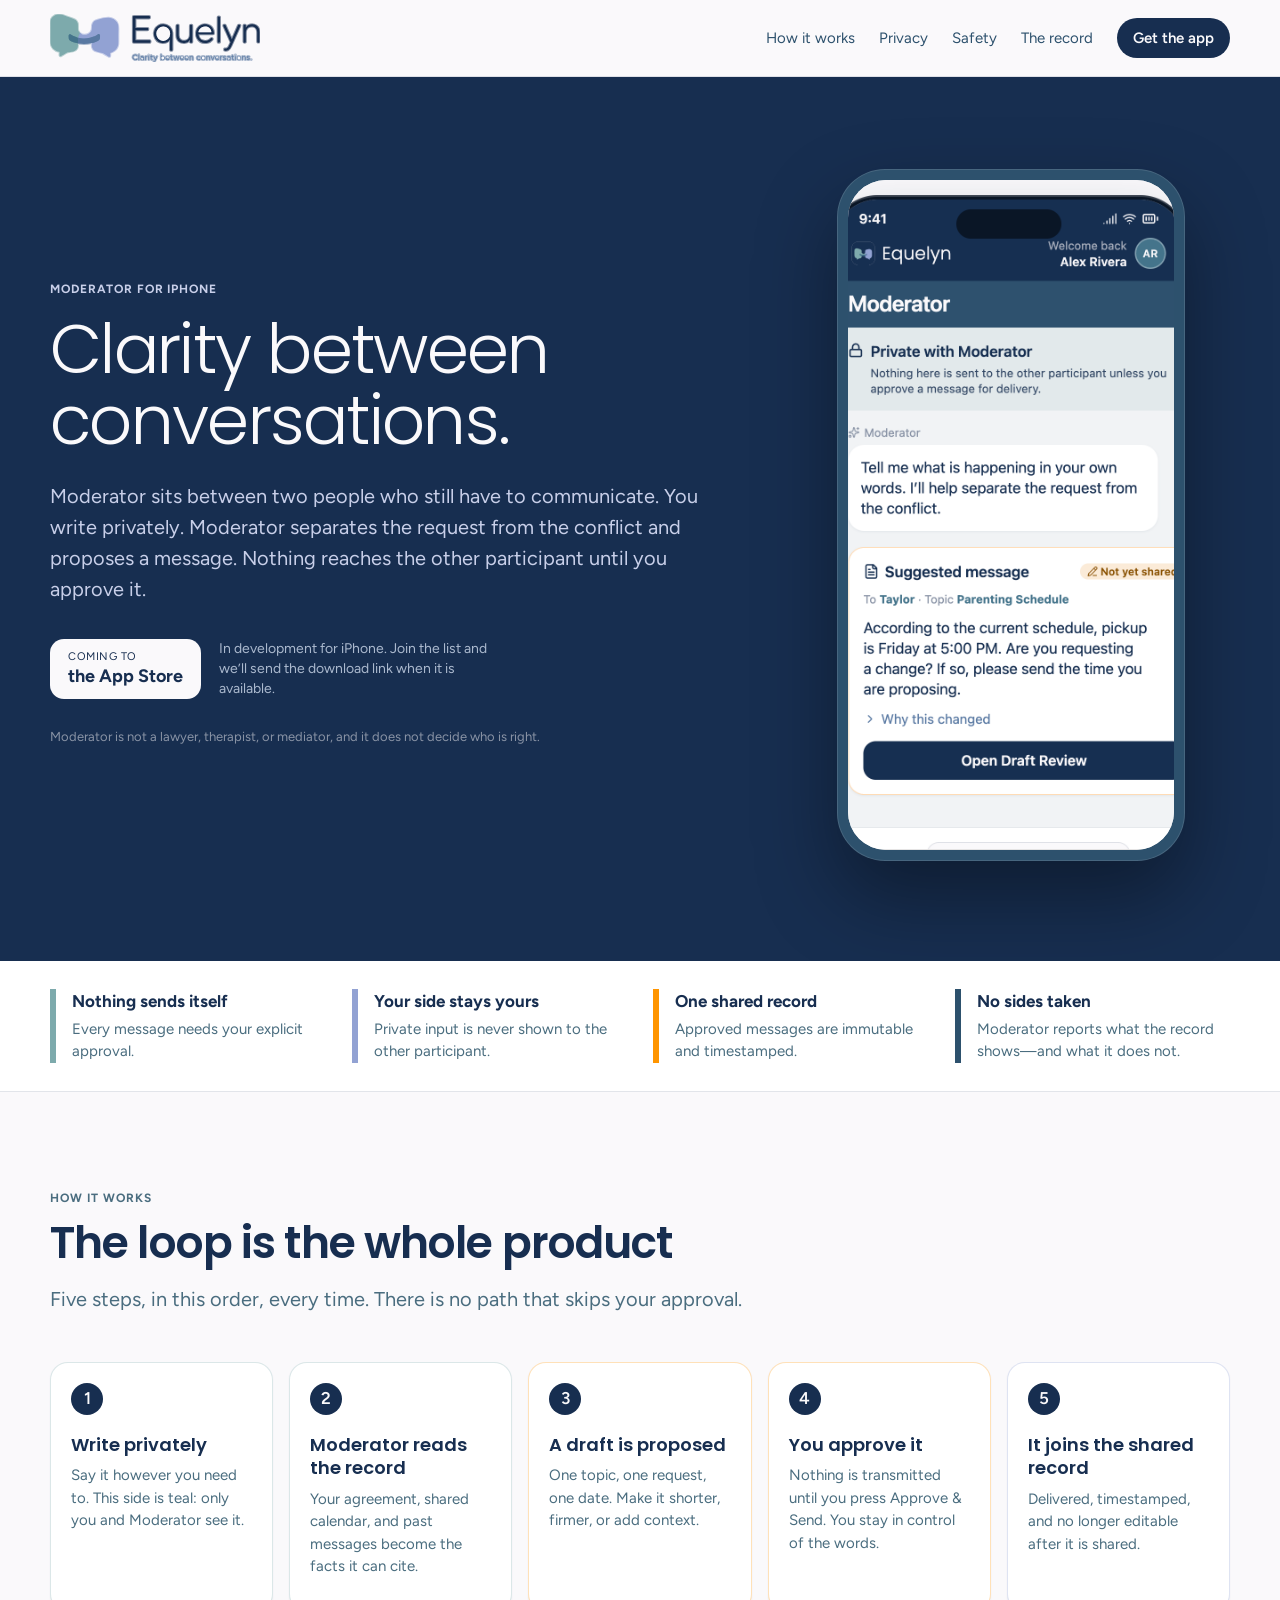
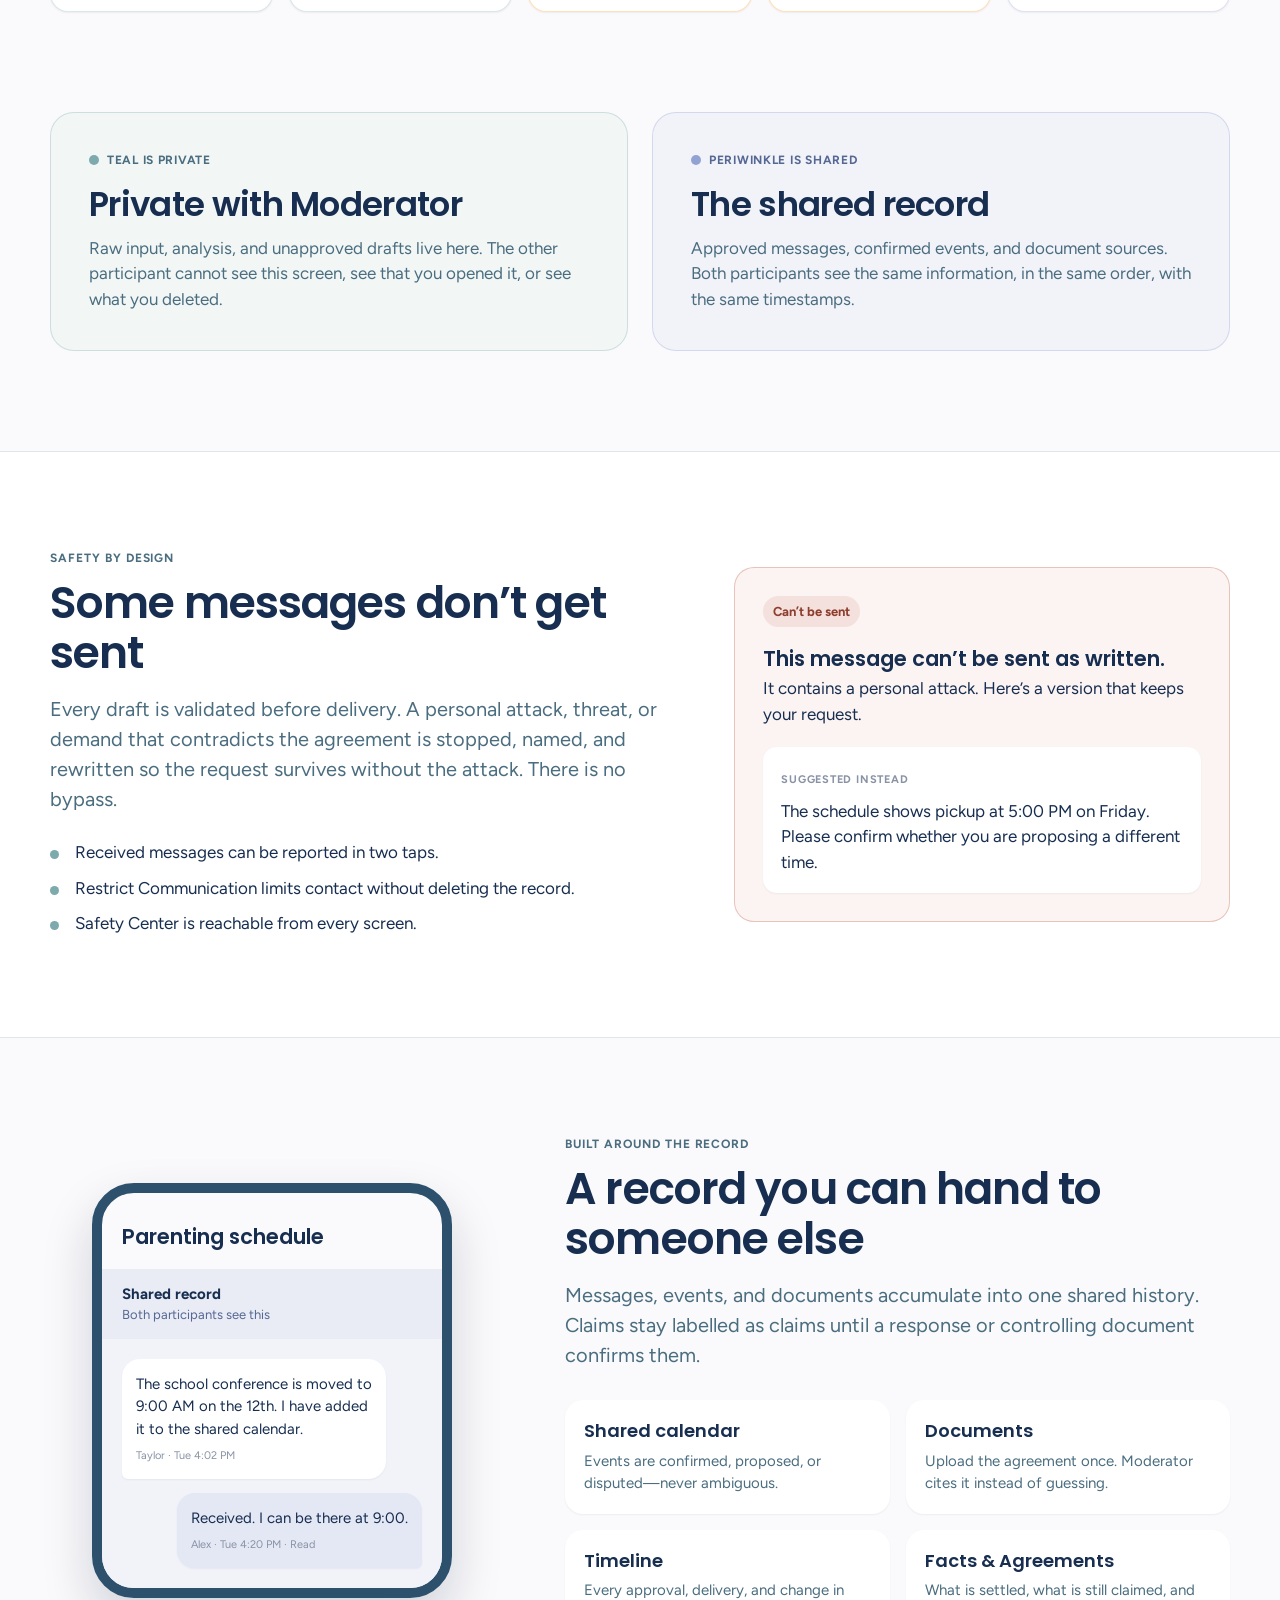
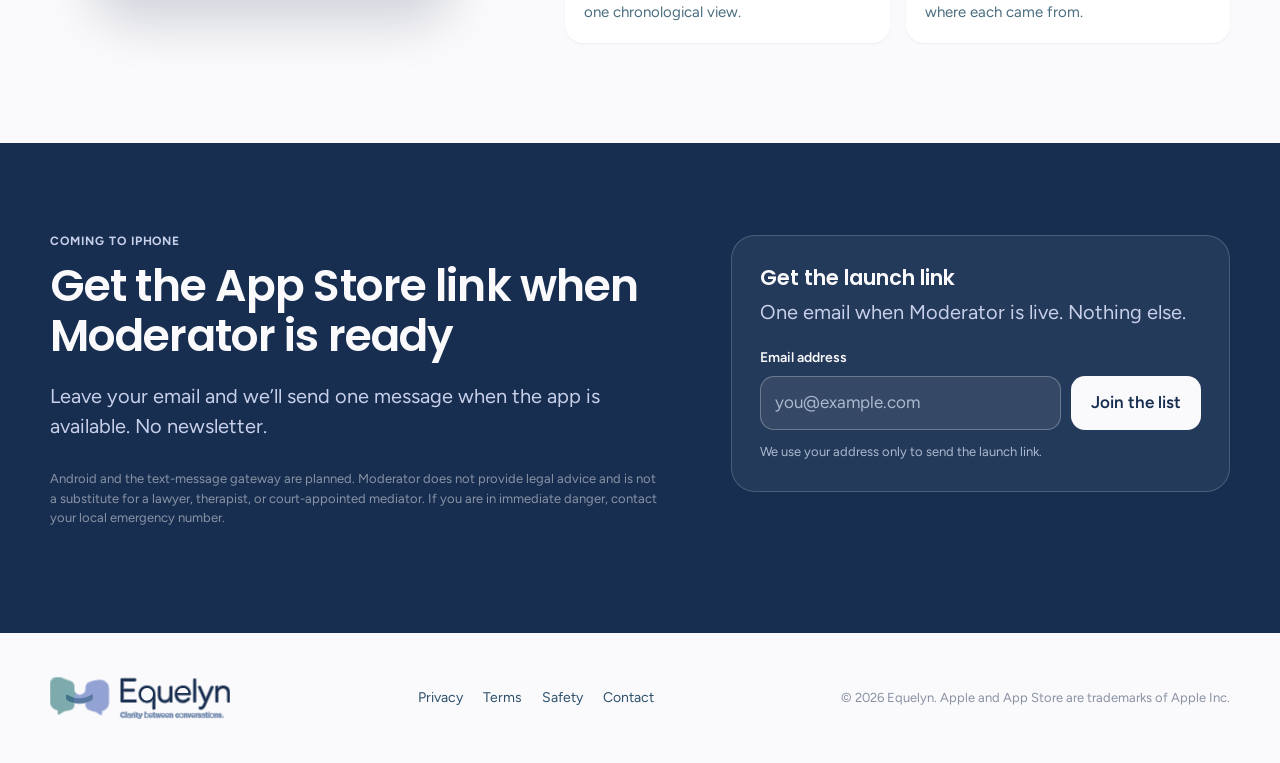
<file: index.html>
<!doctype html>
<html lang="en">
<head>
  <meta charset="utf-8">
  <meta name="viewport" content="width=device-width, initial-scale=1">
  <meta name="theme-color" content="#172e50">
  <meta name="description" content="Moderator helps people communicate clearly when direct communication has broken down. Write privately, review every draft, and approve what gets shared.">
  <meta property="og:type" content="website">
  <meta property="og:title" content="Moderator by Equelyn — Clarity between conversations">
  <meta property="og:description" content="Write privately. Review every draft. Nothing is shared until you approve it.">
  <meta property="og:url" content="https://equelyn.com/">
  <meta property="og:image" content="https://equelyn.com/assets/equelyn-app-icon.svg">
  <meta name="twitter:card" content="summary">
  <title>Moderator by Equelyn — Clarity between conversations</title>
  <link rel="canonical" href="https://equelyn.com/">
  <link rel="icon" href="assets/equelyn-app-icon.svg" type="image/svg+xml">
  <link rel="stylesheet" href="css/styles.css">
  <script src="js/main.js" defer></script>
</head>
<body>
  <a class="skip-link" href="#main">Skip to content</a>

  <header class="site-header" data-header>
    <div class="header-inner">
      <a class="brand" href="#top" aria-label="Equelyn home">
        <img src="assets/equelyn-logo.svg" alt="Equelyn" width="250" height="47">
      </a>
      <button class="menu-button" type="button" aria-expanded="false" aria-controls="site-navigation" data-menu-button>
        <span class="sr-only">Open navigation</span>
        <span aria-hidden="true"></span><span aria-hidden="true"></span><span aria-hidden="true"></span>
      </button>
      <nav class="site-nav" id="site-navigation" aria-label="Primary navigation" data-menu>
        <a href="#how-it-works">How it works</a>
        <a href="#privacy">Privacy</a>
        <a href="#safety">Safety</a>
        <a href="#record">The record</a>
        <a class="button button-small button-dark" href="#get-the-app">Get the app</a>
      </nav>
    </div>
  </header>

  <main id="main">
    <section class="hero" id="top">
      <div class="shell hero-grid">
        <div class="hero-copy">
          <p class="eyebrow eyebrow-light">Moderator for iPhone</p>
          <h1>Clarity between conversations.</h1>
          <p class="hero-lede">Moderator sits between two people who still have to communicate. You write privately. Moderator separates the request from the conflict and proposes a message. Nothing reaches the other participant until you approve it.</p>
          <div class="hero-actions">
            <a class="app-store-placeholder" href="#get-the-app" aria-label="Coming to the App Store">
              <span><small>Coming to</small><strong>the App Store</strong></span>
            </a>
            <p>In development for iPhone. Join the list and we’ll send the download link when it is available.</p>
          </div>
          <p class="disclaimer">Moderator is not a lawyer, therapist, or mediator, and it does not decide who is right.</p>
        </div>

        <div class="phone-stage" aria-label="Moderator app preview">
          <div class="phone-frame">
            <div class="phone-screen">
              <img src="assets/screenshots/moderator-private.png" alt="Moderator private workspace showing a suggested message awaiting approval" width="874" height="1508">
            </div>
          </div>
        </div>
      </div>
    </section>

    <section class="trust-strip" aria-label="Moderator principles">
      <div class="shell trust-grid">
        <div class="trust-item trust-private"><strong>Nothing sends itself</strong><span>Every message needs your explicit approval.</span></div>
        <div class="trust-item trust-shared"><strong>Your side stays yours</strong><span>Private input is never shown to the other participant.</span></div>
        <div class="trust-item trust-draft"><strong>One shared record</strong><span>Approved messages are immutable and timestamped.</span></div>
        <div class="trust-item trust-neutral"><strong>No sides taken</strong><span>Moderator reports what the record shows—and what it does not.</span></div>
      </div>
    </section>

    <section class="section" id="how-it-works">
      <div class="shell">
        <div class="section-heading">
          <p class="eyebrow">How it works</p>
          <h2>The loop is the whole product</h2>
          <p>Five steps, in this order, every time. There is no path that skips your approval.</p>
        </div>
        <ol class="steps">
          <li><span class="step-number">1</span><h3>Write privately</h3><p>Say it however you need to. This side is teal: only you and Moderator see it.</p></li>
          <li><span class="step-number">2</span><h3>Moderator reads the record</h3><p>Your agreement, shared calendar, and past messages become the facts it can cite.</p></li>
          <li><span class="step-number">3</span><h3>A draft is proposed</h3><p>One topic, one request, one date. Make it shorter, firmer, or add context.</p></li>
          <li><span class="step-number">4</span><h3>You approve it</h3><p>Nothing is transmitted until you press Approve &amp; Send. You stay in control of the words.</p></li>
          <li><span class="step-number">5</span><h3>It joins the shared record</h3><p>Delivered, timestamped, and no longer editable after it is shared.</p></li>
        </ol>
      </div>
    </section>

    <section class="section section-tight" id="privacy">
      <div class="shell privacy-grid">
        <article class="context-card private-card">
          <p class="context-label"><span></span>Teal is private</p>
          <h2>Private with Moderator</h2>
          <p>Raw input, analysis, and unapproved drafts live here. The other participant cannot see this screen, see that you opened it, or see what you deleted.</p>
        </article>
        <article class="context-card shared-card">
          <p class="context-label"><span></span>Periwinkle is shared</p>
          <h2>The shared record</h2>
          <p>Approved messages, confirmed events, and document sources. Both participants see the same information, in the same order, with the same timestamps.</p>
        </article>
      </div>
    </section>

    <section class="section safety-section" id="safety">
      <div class="shell two-column">
        <div class="section-heading">
          <p class="eyebrow">Safety by design</p>
          <h2>Some messages don’t get sent</h2>
          <p>Every draft is validated before delivery. A personal attack, threat, or demand that contradicts the agreement is stopped, named, and rewritten so the request survives without the attack. There is no bypass.</p>
          <ul class="plain-list">
            <li>Received messages can be reported in two taps.</li>
            <li>Restrict Communication limits contact without deleting the record.</li>
            <li>Safety Center is reachable from every screen.</li>
          </ul>
        </div>
        <article class="validation-card">
          <span class="status-badge">Can’t be sent</span>
          <h3>This message can’t be sent as written.</h3>
          <p>It contains a personal attack. Here’s a version that keeps your request.</p>
          <div class="suggested-message">
            <span>Suggested instead</span>
            <p>The schedule shows pickup at 5:00 PM on Friday. Please confirm whether you are proposing a different time.</p>
          </div>
        </article>
      </div>
    </section>

    <section class="section" id="record">
      <div class="shell record-grid">
        <div class="record-preview" aria-label="Example shared record">
          <div class="record-phone">
            <p class="record-title">Parenting schedule</p>
            <div class="shared-banner"><strong>Shared record</strong><span>Both participants see this</span></div>
            <div class="messages">
              <div class="message"><p>The school conference is moved to 9:00 AM on the 12th. I have added it to the shared calendar.</p><span>Taylor · Tue 4:02 PM</span></div>
              <div class="message message-own"><p>Received. I can be there at 9:00.</p><span>Alex · Tue 4:20 PM · Read</span></div>
            </div>
          </div>
        </div>
        <div>
          <div class="section-heading">
            <p class="eyebrow">Built around the record</p>
            <h2>A record you can hand to someone else</h2>
            <p>Messages, events, and documents accumulate into one shared history. Claims stay labelled as claims until a response or controlling document confirms them.</p>
          </div>
          <div class="feature-grid">
            <article><h3>Shared calendar</h3><p>Events are confirmed, proposed, or disputed—never ambiguous.</p></article>
            <article><h3>Documents</h3><p>Upload the agreement once. Moderator cites it instead of guessing.</p></article>
            <article><h3>Timeline</h3><p>Every approval, delivery, and change in one chronological view.</p></article>
            <article><h3>Facts &amp; Agreements</h3><p>What is settled, what is still claimed, and where each came from.</p></article>
          </div>
        </div>
      </div>
    </section>

    <section class="signup-section" id="get-the-app">
      <div class="shell signup-grid">
        <div>
          <p class="eyebrow eyebrow-light">Coming to iPhone</p>
          <h2>Get the App Store link when Moderator is ready</h2>
          <p>Leave your email and we’ll send one message when the app is available. No newsletter.</p>
          <p class="signup-note">Android and the text-message gateway are planned. Moderator does not provide legal advice and is not a substitute for a lawyer, therapist, or court-appointed mediator. If you are in immediate danger, contact your local emergency number.</p>
        </div>
        <div class="signup-card">
          <h3>Get the launch link</h3>
          <p>One email when Moderator is live. Nothing else.</p>
          <form class="waitlist-form" data-waitlist-form data-endpoint="" novalidate>
            <label for="email">Email address</label>
            <div class="form-row">
              <input id="email" name="email" type="email" autocomplete="email" placeholder="you@example.com" required>
              <button type="submit" class="button button-light">Join the list</button>
            </div>
            <p class="form-status" data-form-status aria-live="polite">We use your address only to send the launch link.</p>
          </form>
        </div>
      </div>
    </section>
  </main>

  <footer class="site-footer">
    <div class="shell footer-grid">
      <a href="#top" aria-label="Equelyn home"><img src="assets/equelyn-logo.svg" alt="Equelyn" width="180" height="34"></a>
      <nav aria-label="Footer navigation">
        <a href="privacy.html">Privacy</a>
        <a href="terms.html">Terms</a>
        <a href="#safety">Safety</a>
        <a href="mailto:hello@equelyn.com">Contact</a>
      </nav>
      <p>© <span data-year>2026</span> Equelyn. Apple and App Store are trademarks of Apple Inc.</p>
    </div>
  </footer>
</body>
</html>
</file>
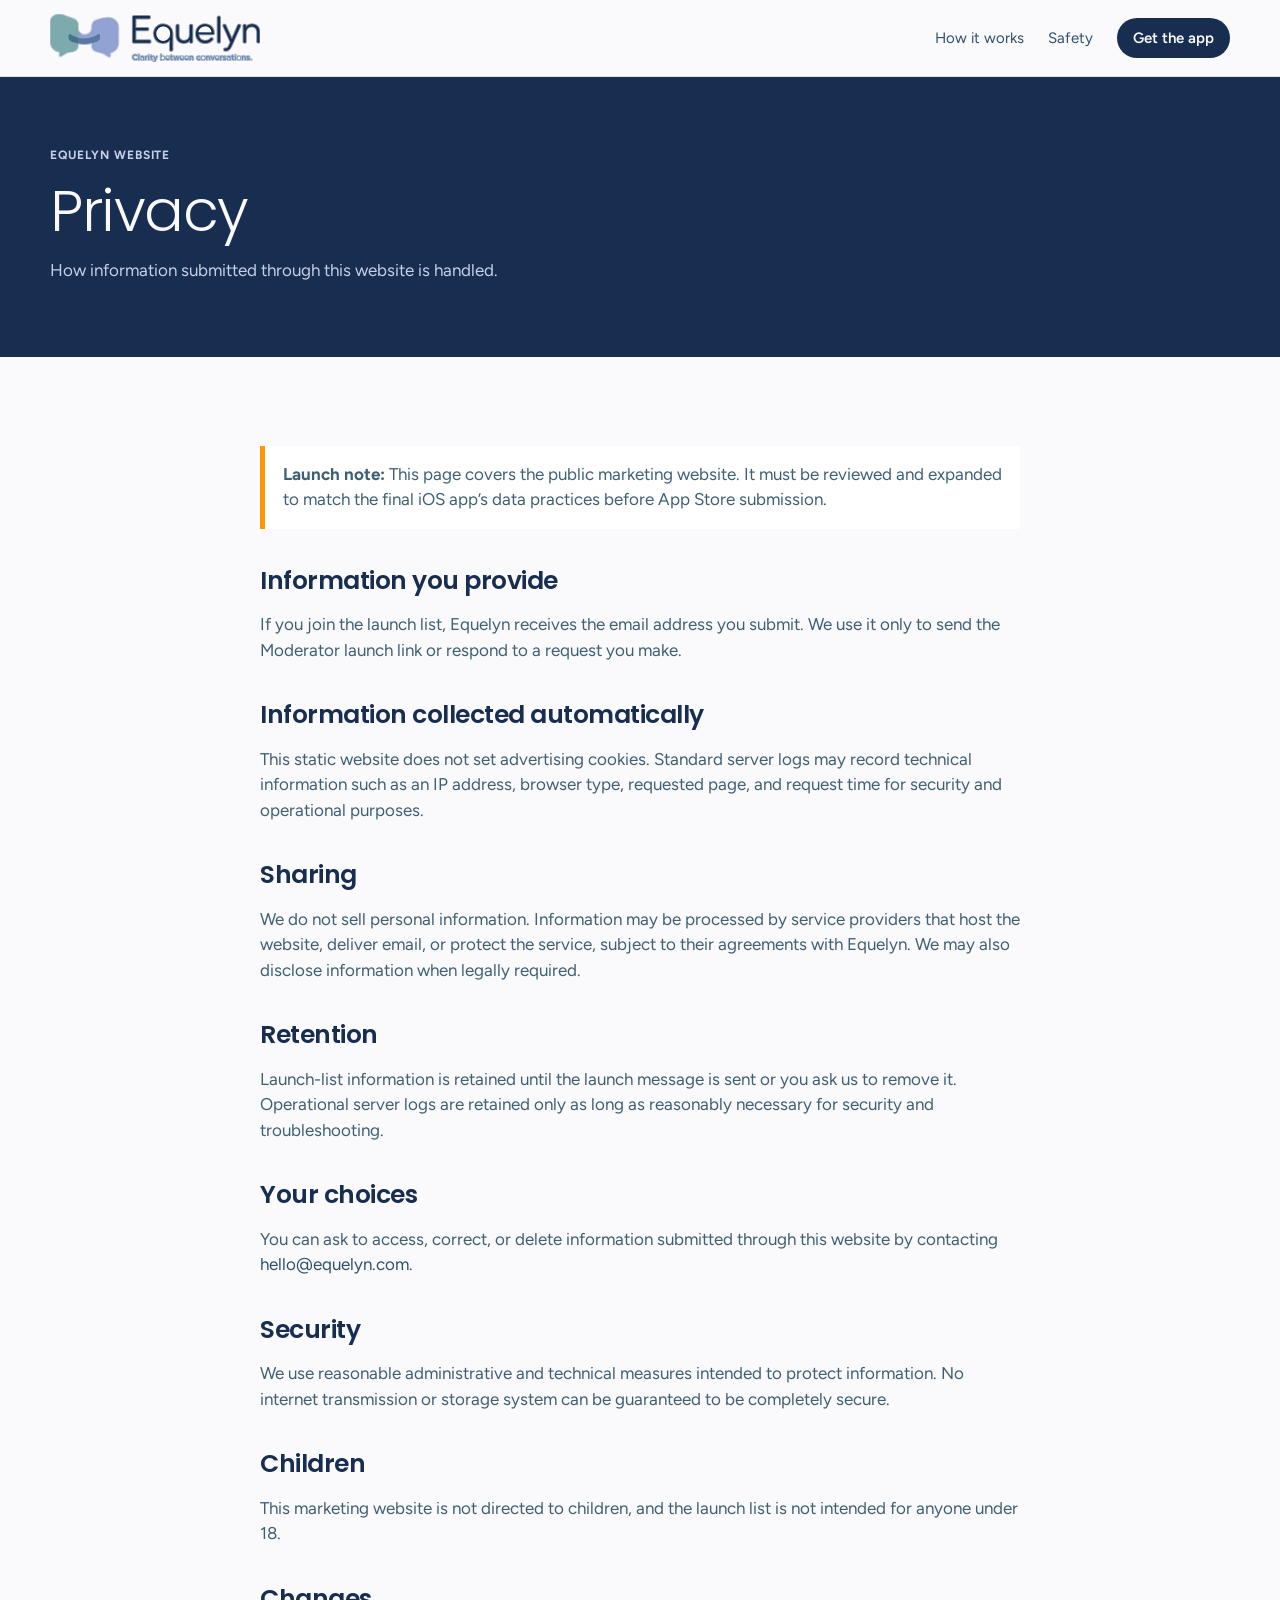
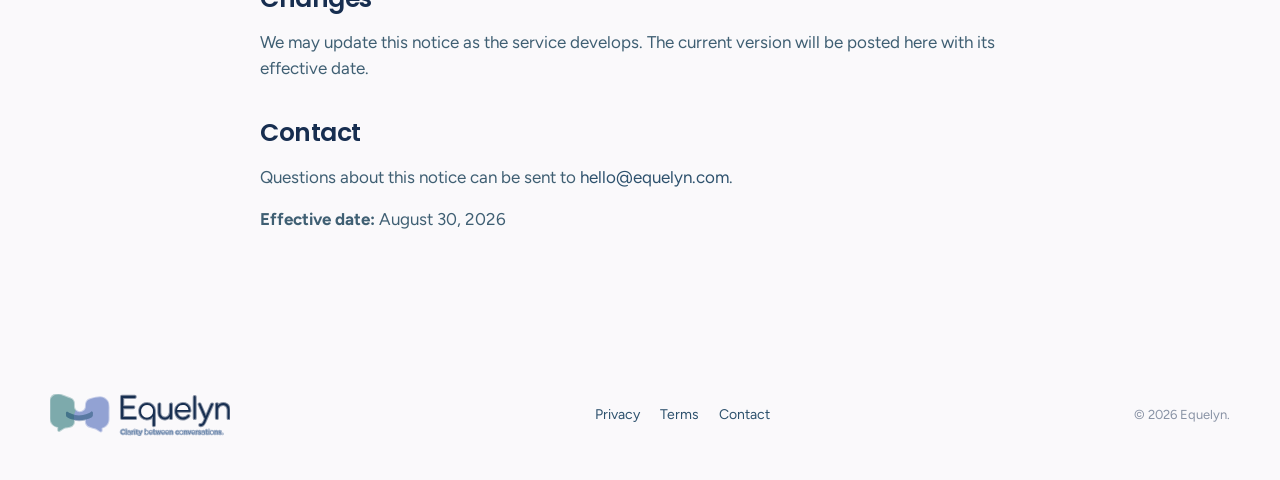
<file: privacy.html>
<!doctype html>
<html lang="en">
<head>
  <meta charset="utf-8">
  <meta name="viewport" content="width=device-width, initial-scale=1">
  <meta name="theme-color" content="#172e50">
  <meta name="description" content="Privacy information for the Equelyn website.">
  <title>Privacy — Equelyn</title>
  <link rel="canonical" href="https://equelyn.com/privacy.html">
  <link rel="icon" href="assets/equelyn-app-icon.svg" type="image/svg+xml">
  <link rel="stylesheet" href="css/styles.css">
  <script src="js/main.js" defer></script>
</head>
<body>
  <a class="skip-link" href="#main">Skip to content</a>
  <header class="site-header">
    <div class="header-inner">
      <a class="brand" href="index.html" aria-label="Equelyn home"><img src="assets/equelyn-logo.svg" alt="Equelyn" width="250" height="47"></a>
      <nav class="site-nav" aria-label="Primary navigation"><a href="index.html#how-it-works">How it works</a><a href="index.html#safety">Safety</a><a class="button button-small button-dark" href="index.html#get-the-app">Get the app</a></nav>
    </div>
  </header>
  <main class="legal-main" id="main">
    <section class="legal-hero"><div class="shell"><p class="eyebrow eyebrow-light">Equelyn website</p><h1>Privacy</h1><p>How information submitted through this website is handled.</p></div></section>
    <div class="legal-content">
      <p class="legal-notice"><strong>Launch note:</strong> This page covers the public marketing website. It must be reviewed and expanded to match the final iOS app’s data practices before App Store submission.</p>
      <h2>Information you provide</h2>
      <p>If you join the launch list, Equelyn receives the email address you submit. We use it only to send the Moderator launch link or respond to a request you make.</p>
      <h2>Information collected automatically</h2>
      <p>This static website does not set advertising cookies. Standard server logs may record technical information such as an IP address, browser type, requested page, and request time for security and operational purposes.</p>
      <h2>Sharing</h2>
      <p>We do not sell personal information. Information may be processed by service providers that host the website, deliver email, or protect the service, subject to their agreements with Equelyn. We may also disclose information when legally required.</p>
      <h2>Retention</h2>
      <p>Launch-list information is retained until the launch message is sent or you ask us to remove it. Operational server logs are retained only as long as reasonably necessary for security and troubleshooting.</p>
      <h2>Your choices</h2>
      <p>You can ask to access, correct, or delete information submitted through this website by contacting <a href="mailto:hello@equelyn.com">hello@equelyn.com</a>.</p>
      <h2>Security</h2>
      <p>We use reasonable administrative and technical measures intended to protect information. No internet transmission or storage system can be guaranteed to be completely secure.</p>
      <h2>Children</h2>
      <p>This marketing website is not directed to children, and the launch list is not intended for anyone under 18.</p>
      <h2>Changes</h2>
      <p>We may update this notice as the service develops. The current version will be posted here with its effective date.</p>
      <h2>Contact</h2>
      <p>Questions about this notice can be sent to <a href="mailto:hello@equelyn.com">hello@equelyn.com</a>.</p>
      <p><strong>Effective date:</strong> August 30, 2026</p>
    </div>
  </main>
  <footer class="site-footer"><div class="shell footer-grid"><a href="index.html"><img src="assets/equelyn-logo.svg" alt="Equelyn" width="180" height="34"></a><nav aria-label="Footer navigation"><a href="privacy.html" aria-current="page">Privacy</a><a href="terms.html">Terms</a><a href="mailto:hello@equelyn.com">Contact</a></nav><p>© <span data-year>2026</span> Equelyn.</p></div></footer>
</body>
</html>
</file>
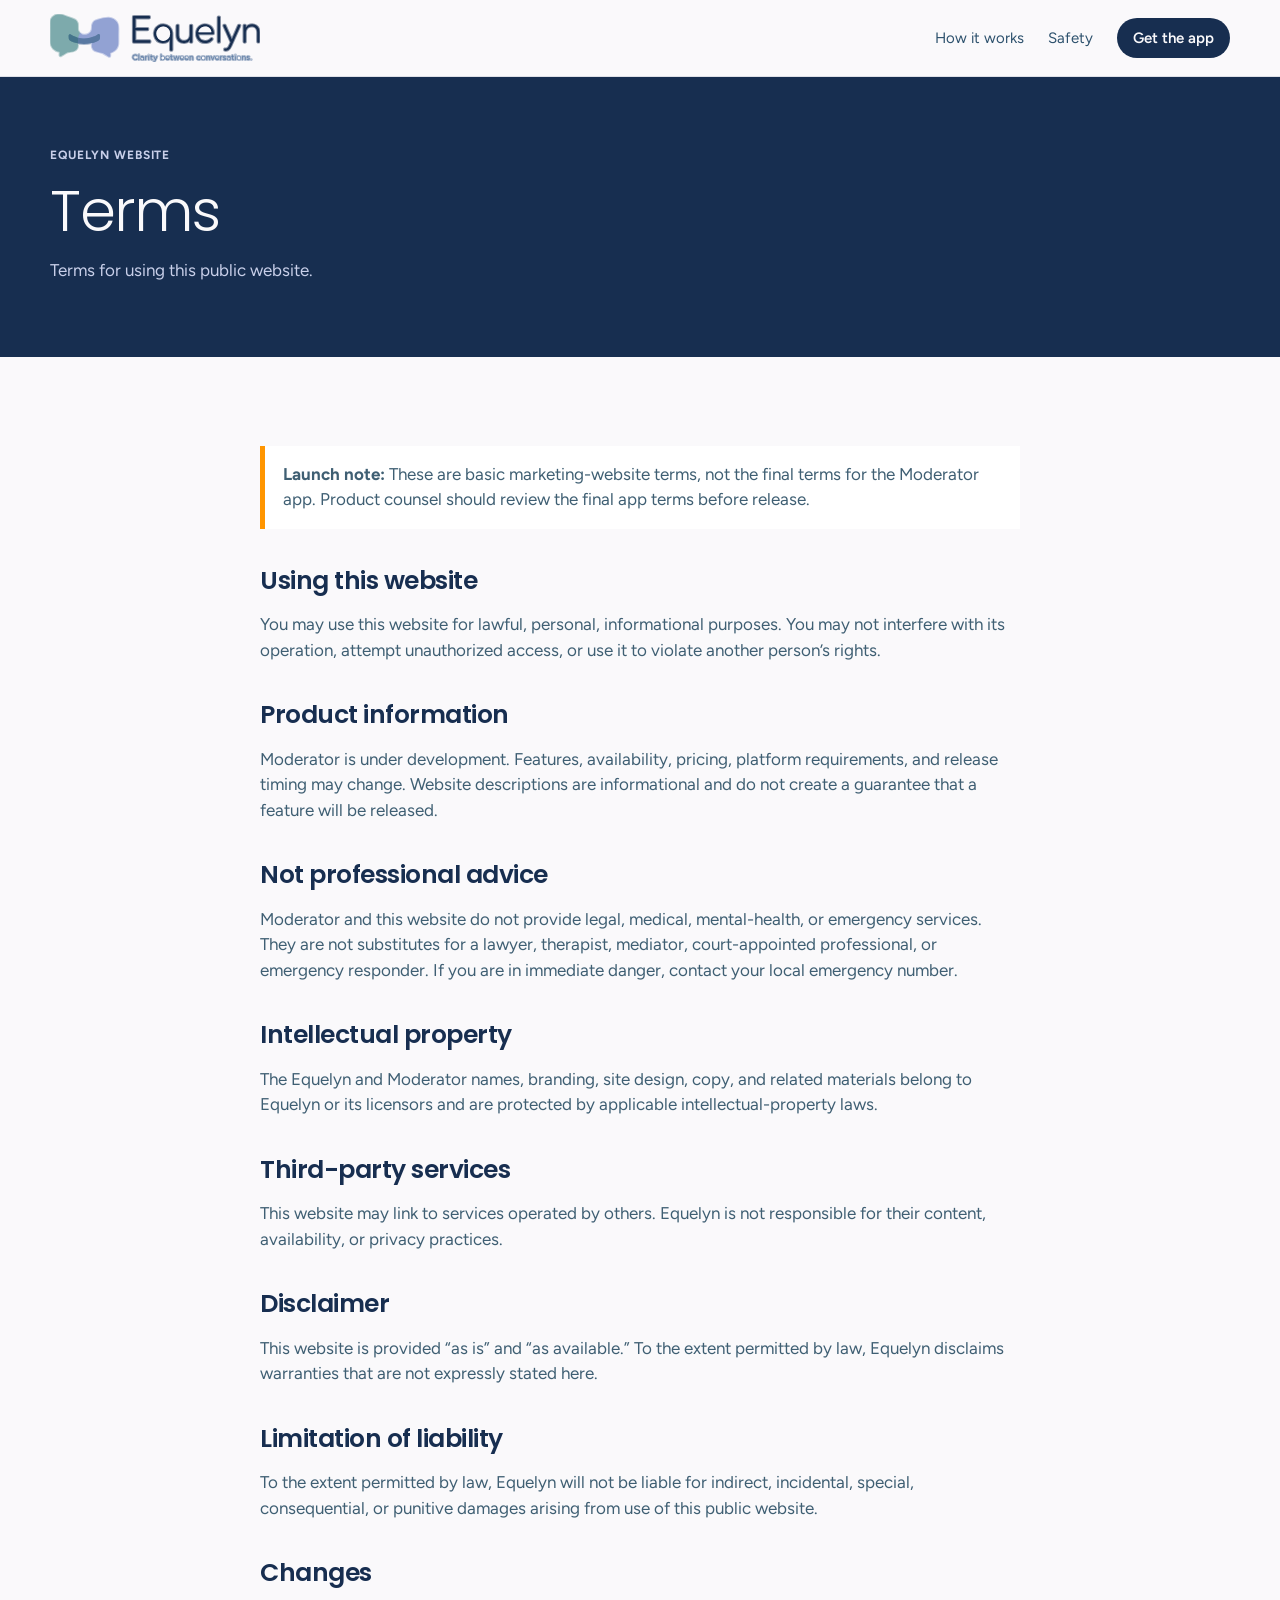
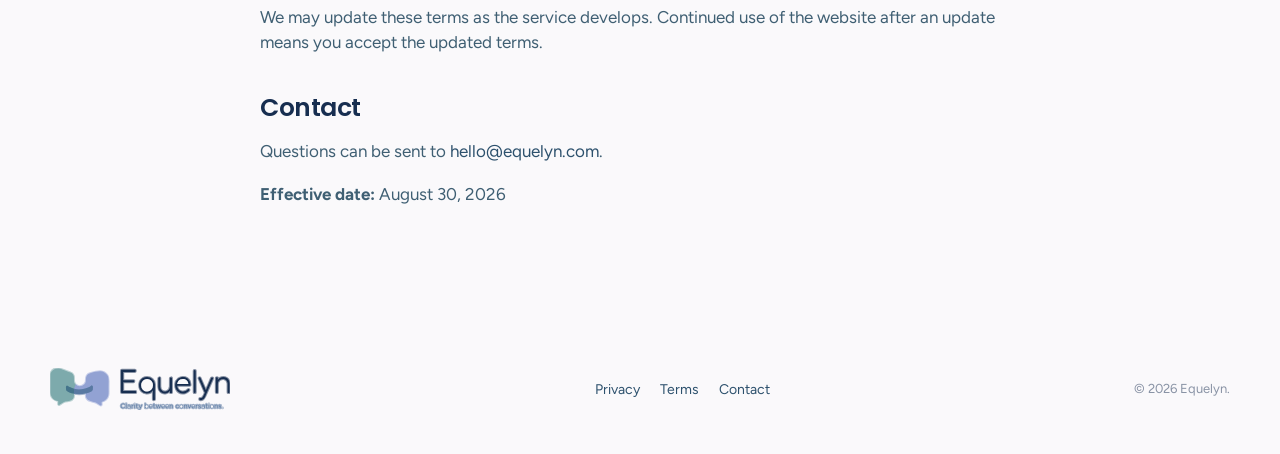
<file: terms.html>
<!doctype html>
<html lang="en">
<head>
  <meta charset="utf-8">
  <meta name="viewport" content="width=device-width, initial-scale=1">
  <meta name="theme-color" content="#172e50">
  <meta name="description" content="Website terms for Equelyn.">
  <title>Terms — Equelyn</title>
  <link rel="canonical" href="https://equelyn.com/terms.html">
  <link rel="icon" href="assets/equelyn-app-icon.svg" type="image/svg+xml">
  <link rel="stylesheet" href="css/styles.css">
  <script src="js/main.js" defer></script>
</head>
<body>
  <a class="skip-link" href="#main">Skip to content</a>
  <header class="site-header">
    <div class="header-inner">
      <a class="brand" href="index.html" aria-label="Equelyn home"><img src="assets/equelyn-logo.svg" alt="Equelyn" width="250" height="47"></a>
      <nav class="site-nav" aria-label="Primary navigation"><a href="index.html#how-it-works">How it works</a><a href="index.html#safety">Safety</a><a class="button button-small button-dark" href="index.html#get-the-app">Get the app</a></nav>
    </div>
  </header>
  <main class="legal-main" id="main">
    <section class="legal-hero"><div class="shell"><p class="eyebrow eyebrow-light">Equelyn website</p><h1>Terms</h1><p>Terms for using this public website.</p></div></section>
    <div class="legal-content">
      <p class="legal-notice"><strong>Launch note:</strong> These are basic marketing-website terms, not the final terms for the Moderator app. Product counsel should review the final app terms before release.</p>
      <h2>Using this website</h2>
      <p>You may use this website for lawful, personal, informational purposes. You may not interfere with its operation, attempt unauthorized access, or use it to violate another person’s rights.</p>
      <h2>Product information</h2>
      <p>Moderator is under development. Features, availability, pricing, platform requirements, and release timing may change. Website descriptions are informational and do not create a guarantee that a feature will be released.</p>
      <h2>Not professional advice</h2>
      <p>Moderator and this website do not provide legal, medical, mental-health, or emergency services. They are not substitutes for a lawyer, therapist, mediator, court-appointed professional, or emergency responder. If you are in immediate danger, contact your local emergency number.</p>
      <h2>Intellectual property</h2>
      <p>The Equelyn and Moderator names, branding, site design, copy, and related materials belong to Equelyn or its licensors and are protected by applicable intellectual-property laws.</p>
      <h2>Third-party services</h2>
      <p>This website may link to services operated by others. Equelyn is not responsible for their content, availability, or privacy practices.</p>
      <h2>Disclaimer</h2>
      <p>This website is provided “as is” and “as available.” To the extent permitted by law, Equelyn disclaims warranties that are not expressly stated here.</p>
      <h2>Limitation of liability</h2>
      <p>To the extent permitted by law, Equelyn will not be liable for indirect, incidental, special, consequential, or punitive damages arising from use of this public website.</p>
      <h2>Changes</h2>
      <p>We may update these terms as the service develops. Continued use of the website after an update means you accept the updated terms.</p>
      <h2>Contact</h2>
      <p>Questions can be sent to <a href="mailto:hello@equelyn.com">hello@equelyn.com</a>.</p>
      <p><strong>Effective date:</strong> August 30, 2026</p>
    </div>
  </main>
  <footer class="site-footer"><div class="shell footer-grid"><a href="index.html"><img src="assets/equelyn-logo.svg" alt="Equelyn" width="180" height="34"></a><nav aria-label="Footer navigation"><a href="privacy.html">Privacy</a><a href="terms.html" aria-current="page">Terms</a><a href="mailto:hello@equelyn.com">Contact</a></nav><p>© <span data-year>2026</span> Equelyn.</p></div></footer>
</body>
</html>
</file>
<file: css/styles.css>
@font-face{font-family:Poppins;src:url('../fonts/Poppins/Poppins-Light.ttf') format('truetype');font-weight:300;font-style:normal;font-display:swap}
@font-face{font-family:Poppins;src:url('../fonts/Poppins/Poppins-SemiBold.ttf') format('truetype');font-weight:600;font-style:normal;font-display:swap}
@font-face{font-family:Figtree;src:url('../fonts/Figtree/Figtree-Variable.ttf') format('truetype');font-weight:300 900;font-style:normal;font-display:swap}
@font-face{font-family:Figtree;src:url('../fonts/Figtree/Figtree-Italic-Variable.ttf') format('truetype');font-weight:300 900;font-style:italic;font-display:swap}

:root{
  --ink:#172e50;--ink-soft:#2d516d;--teal:#7daaac;--teal-dark:#4a6d7f;
  --periwinkle:#92a2d3;--periwinkle-dark:#556893;--steel:#8993a5;
  --paper:#faf9fb;--white:#fff;--amber:#ff9500;--warning:#b8523b;
  --line:rgba(23,46,80,.12);--shadow:0 1px 2px rgba(23,46,80,.06);
  --font-display:'Poppins',sans-serif;--font-ui:'Figtree',system-ui,sans-serif;
  --ease:cubic-bezier(.4,0,.2,1);
}

*,*::before,*::after{box-sizing:border-box}
html{scroll-behavior:smooth;scroll-padding-top:88px}
body{margin:0;background:var(--paper);color:var(--ink);font:400 17px/1.5 var(--font-ui);-webkit-font-smoothing:antialiased}
body.menu-open{overflow:hidden}
img{display:block;max-width:100%;height:auto}
a{color:var(--ink-soft);text-decoration:none}
a:hover{color:var(--ink)}
button,input{font:inherit}
h1,h2,h3,p{overflow-wrap:break-word}
h1,h2,h3{font-family:var(--font-display);color:var(--ink)}
h1{margin:20px 0 0;color:var(--paper);font-size:clamp(42px,6vw,68px);font-weight:300;line-height:1.04;letter-spacing:-.025em}
h2{margin:0;font-size:clamp(30px,4vw,44px);font-weight:600;line-height:1.14;letter-spacing:-.02em}
h3{font-size:18px;line-height:1.3}
.shell{width:min(1180px,calc(100% - 48px));margin-inline:auto}
.sr-only{position:absolute;width:1px;height:1px;padding:0;margin:-1px;overflow:hidden;clip:rect(0,0,0,0);white-space:nowrap;border:0}
.skip-link{position:fixed;left:16px;top:16px;z-index:1000;transform:translateY(-150%);padding:10px 14px;border-radius:8px;background:var(--white);color:var(--ink);font-weight:600;transition:transform 160ms var(--ease)}
.skip-link:focus{transform:translateY(0)}

.site-header{position:sticky;top:0;z-index:50;background:rgba(250,249,251,.9);border-bottom:1px solid var(--line);backdrop-filter:saturate(180%) blur(20px);-webkit-backdrop-filter:saturate(180%) blur(20px)}
.header-inner{width:min(1180px,calc(100% - 48px));min-height:76px;margin:auto;display:flex;align-items:center;gap:24px}
.brand{display:block;margin-right:auto}.brand img{width:210px}
.site-nav{display:flex;align-items:center;gap:24px;font-size:15px}
.site-nav>a:not(.button){padding:12px 0}
.menu-button{display:none;width:44px;height:44px;border:0;background:transparent;cursor:pointer;padding:10px}
.menu-button span:not(.sr-only){display:block;height:2px;margin:5px 0;border-radius:2px;background:var(--ink);transition:transform 160ms var(--ease),opacity 160ms var(--ease)}
.button{display:inline-flex;justify-content:center;align-items:center;min-height:48px;padding:13px 20px;border:0;border-radius:14px;font-weight:600;cursor:pointer;transition:filter 160ms var(--ease),transform 90ms var(--ease),opacity 90ms var(--ease)}
.button:hover{filter:brightness(1.08)}.button:active{transform:scale(.98);opacity:.72}
.button-small{min-height:40px;padding:9px 16px;border-radius:999px}
.button-dark{background:var(--ink);color:var(--paper)!important}.button-light{background:var(--paper);color:var(--ink)}

.hero{position:relative;overflow:hidden;padding:92px 0 100px;background:var(--ink);color:var(--paper)}
.hero-grid{position:relative;z-index:1;display:grid;grid-template-columns:minmax(0,1.15fr) minmax(300px,.75fr);gap:72px;align-items:center}
.eyebrow{margin:0 0 14px;color:var(--teal-dark);font-size:12px;font-weight:700;line-height:1;letter-spacing:.08em;text-transform:uppercase}
.eyebrow-light{color:#c8cfe9}
.hero-lede{max-width:660px;margin:24px 0 0;color:#c8cfe9;font-size:20px;line-height:1.55}
.hero-actions{display:flex;align-items:center;gap:18px;margin-top:34px}.hero-actions>p{max-width:290px;margin:0;color:#abb9ce;font-size:14px;line-height:1.45}
.app-store-placeholder{display:flex;align-items:center;gap:12px;flex:0 0 auto;padding:12px 18px;border-radius:14px;background:var(--paper);color:var(--ink)}
.app-store-placeholder:hover{color:var(--ink);filter:brightness(1.05)}
.app-store-placeholder small,.app-store-placeholder strong{display:block;line-height:1.15}.app-store-placeholder small{font-size:11px;letter-spacing:.05em;text-transform:uppercase}.app-store-placeholder strong{margin-top:2px;font-size:18px}
.disclaimer{max-width:560px;margin:28px 0 0;color:var(--steel);font-size:13px}
.phone-stage{display:flex;justify-content:center}.phone-frame{width:min(348px,100%);padding:10px;border:1px solid rgba(250,249,251,.12);border-radius:48px;background:var(--ink-soft);box-shadow:0 36px 80px rgba(0,0,0,.38)}
.phone-screen{position:relative;overflow:hidden;aspect-ratio:9/18.5;border-radius:38px;background:#eef0f2}.phone-screen img{width:100%;height:100%;object-fit:cover;object-position:50% 0}

.trust-strip{padding:28px 0;background:var(--white);border-bottom:1px solid var(--line)}
.trust-grid{display:grid;grid-template-columns:repeat(4,1fr);gap:26px}
.trust-item{display:flex;flex-direction:column;min-height:62px;padding-left:16px;border-left:6px solid var(--ink-soft);font-size:15px;color:var(--teal-dark)}
.trust-item strong{margin-bottom:3px;color:var(--ink);font-size:17px}.trust-private{border-color:var(--teal)}.trust-shared{border-color:var(--periwinkle)}.trust-draft{border-color:var(--amber)}
.section{padding:100px 0}.section-tight{padding-top:0}
.section-heading{max-width:720px}.section-heading>p:not(.eyebrow){margin:16px 0 0;color:var(--teal-dark);font-size:20px}
.steps{display:grid;grid-template-columns:repeat(5,1fr);gap:16px;margin:48px 0 0;padding:0;list-style:none;counter-reset:step}
.steps li{min-height:250px;padding:20px;border:1px solid rgba(125,170,172,.28);border-radius:18px;background:var(--white);box-shadow:var(--shadow)}
.steps li:nth-child(3),.steps li:nth-child(4){border-color:rgba(255,149,0,.28)}.steps li:nth-child(5){border-color:rgba(146,162,211,.3)}
.step-number{display:flex;width:32px;height:32px;align-items:center;justify-content:center;border-radius:50%;background:var(--ink);color:var(--paper);font-weight:600}
.steps h3{margin:18px 0 8px}.steps p{margin:0;color:var(--teal-dark);font-size:15px}
.privacy-grid{display:grid;grid-template-columns:1fr 1fr;gap:24px}
.context-card{padding:38px;border:1px solid transparent;border-radius:24px}.context-card h2{font-size:clamp(26px,3vw,34px)}.context-card>p:last-child{margin:12px 0 0;color:var(--teal-dark)}
.private-card{border-color:rgba(125,170,172,.32);background:#f2f7f6}.shared-card{border-color:rgba(146,162,211,.32);background:#f2f3f9}
.context-label{display:flex;align-items:center;gap:8px;margin:0 0 16px;color:var(--teal-dark);font-size:12px;font-weight:700;letter-spacing:.06em;text-transform:uppercase}.context-label span{width:10px;height:10px;border-radius:50%;background:var(--teal)}.shared-card .context-label{color:var(--periwinkle-dark)}.shared-card .context-label span{background:var(--periwinkle)}
.safety-section{background:var(--white);border-block:1px solid var(--line)}
.two-column{display:grid;grid-template-columns:1.05fr .85fr;gap:72px;align-items:center}
.plain-list{display:grid;gap:10px;margin:26px 0 0;padding:0;list-style:none}.plain-list li{position:relative;padding-left:25px}.plain-list li::before{content:'';position:absolute;left:0;top:.58em;width:9px;height:9px;border-radius:50%;background:var(--teal)}
.validation-card{padding:28px;border:1px solid rgba(184,82,59,.3);border-radius:20px;background:#fcf4f2}.status-badge{display:inline-flex;padding:6px 10px;border-radius:999px;background:rgba(184,82,59,.12);color:#8d3e2d;font-size:13px;font-weight:700}.validation-card h3{margin:18px 0 4px;font-size:21px}.validation-card>p{margin:0}.suggested-message{margin-top:20px;padding:18px;border-radius:14px;background:var(--white);box-shadow:var(--shadow)}.suggested-message span{color:var(--steel);font-size:11px;font-weight:700;letter-spacing:.07em;text-transform:uppercase}.suggested-message p{margin:8px 0 0}
.record-grid{display:grid;grid-template-columns:.8fr 1.2fr;gap:72px;align-items:center}.record-preview{display:flex;justify-content:center}.record-phone{width:min(360px,100%);overflow:hidden;padding:28px 0 0;border:10px solid var(--ink-soft);border-radius:42px;background:var(--paper);box-shadow:0 24px 50px rgba(23,46,80,.18)}
.record-title{margin:0;padding:0 20px 16px;font-family:var(--font-display);font-size:21px;font-weight:600}.shared-banner{display:flex;flex-direction:column;padding:14px 20px;background:#e9ebf5}.shared-banner strong{font-size:15px}.shared-banner span{color:var(--periwinkle-dark);font-size:13px}.messages{display:flex;flex-direction:column;gap:14px;padding:20px;background:#f2f3f9}.message{max-width:88%;padding:14px;border-radius:18px 18px 18px 6px;background:var(--white);box-shadow:var(--shadow)}.message p{margin:0;font-size:15px}.message span{display:block;margin-top:8px;color:var(--steel);font-size:11px}.message-own{align-self:flex-end;border-radius:18px 18px 6px 18px;background:#e4e7f4}.feature-grid{display:grid;grid-template-columns:1fr 1fr;gap:16px;margin-top:30px}.feature-grid article{padding:19px;border-radius:18px;background:var(--white);box-shadow:var(--shadow)}.feature-grid h3{margin:0 0 7px}.feature-grid p{margin:0;color:var(--teal-dark);font-size:15px}
.signup-section{padding:92px 0;background:var(--ink);color:var(--paper)}.signup-grid{display:grid;grid-template-columns:1.1fr .9fr;gap:72px;align-items:start}.signup-section h2{color:var(--paper)}.signup-section>div>div>p:not(.eyebrow){max-width:650px;color:#c8cfe9;font-size:20px}.signup-note{margin-top:28px!important;color:var(--steel)!important;font-size:13px!important}.signup-card{padding:28px;border:1px solid rgba(250,249,251,.18);border-radius:24px;background:rgba(250,249,251,.06)}.signup-card h3{margin:0;color:var(--paper);font-size:21px}.signup-card>p{margin:6px 0 20px;color:#abb9ce;font-size:15px}.waitlist-form label{display:block;margin-bottom:8px;font-size:14px;font-weight:600}.form-row{display:flex;gap:10px}.form-row input{min-width:0;flex:1;padding:13px 14px;border:1px solid rgba(250,249,251,.28);border-radius:14px;outline:0;background:rgba(250,249,251,.08);color:var(--paper)}.form-row input::placeholder{color:#abb9ce}.form-row input:focus{border-color:var(--periwinkle);box-shadow:0 0 0 3px rgba(146,162,211,.35)}.form-row input[aria-invalid=true]{border-color:#e89583}.form-status{min-height:21px;margin:12px 0 0;color:#abb9ce;font-size:13px}.form-status.is-error{color:#ffc5b8}.form-status.is-success{color:#c9e2df}
.site-footer{padding:44px 0}.footer-grid{display:grid;grid-template-columns:auto 1fr auto;gap:30px;align-items:center}.footer-grid img{width:180px}.footer-grid nav{display:flex;justify-content:center;gap:20px;font-size:14px}.footer-grid p{margin:0;color:var(--steel);font-size:13px;text-align:right}

.legal-main{min-height:70vh}.legal-hero{padding:72px 0 56px;background:var(--ink);color:var(--paper)}.legal-hero h1{font-size:clamp(38px,5vw,58px)}.legal-hero p{max-width:700px;color:#c8cfe9}.legal-content{width:min(760px,calc(100% - 48px));margin:0 auto;padding:72px 0 100px}.legal-content h2{margin:38px 0 10px;font-size:25px}.legal-content h2:first-child{margin-top:0}.legal-content p,.legal-content li{color:#3f5f73}.legal-notice{padding:16px 18px;border-left:5px solid var(--amber);background:var(--white)}

:focus-visible{outline:3px solid rgba(146,162,211,.8);outline-offset:3px}
@media (max-width:980px){.site-nav{gap:15px}.hero-grid,.two-column,.record-grid,.signup-grid{gap:44px}.trust-grid{grid-template-columns:1fr 1fr}.steps{grid-template-columns:repeat(2,1fr)}.steps li{min-height:0}.steps li:last-child{grid-column:1/-1}.footer-grid{grid-template-columns:1fr auto}.footer-grid nav{justify-content:flex-end}.footer-grid p{grid-column:1/-1;text-align:left}}
@media (max-width:760px){html{scroll-padding-top:70px}.shell,.header-inner{width:min(100% - 32px,1180px)}.header-inner{min-height:68px}.brand img{width:170px}.menu-button{display:block}.site-nav{position:fixed;inset:68px 0 auto;display:none;flex-direction:column;align-items:stretch;gap:0;padding:14px 16px 22px;border-bottom:1px solid var(--line);background:var(--paper);box-shadow:0 16px 28px rgba(23,46,80,.12)}.site-nav.is-open{display:flex}.site-nav>a:not(.button){padding:13px 8px}.site-nav .button{margin-top:8px}.menu-button[aria-expanded=true] span:nth-of-type(1){transform:translateY(7px) rotate(45deg)}.menu-button[aria-expanded=true] span:nth-of-type(2){opacity:0}.menu-button[aria-expanded=true] span:nth-of-type(3){transform:translateY(-7px) rotate(-45deg)}.hero{padding:68px 0 76px}.hero-grid,.two-column,.record-grid,.signup-grid,.privacy-grid{grid-template-columns:1fr}.hero-grid{gap:54px}.hero-copy{text-align:left}.hero-actions{align-items:flex-start;flex-direction:column}.phone-frame{width:min(330px,88vw)}.section{padding:76px 0}.section-tight{padding-top:0}.steps{grid-template-columns:1fr}.steps li:last-child{grid-column:auto}.context-card{padding:28px}.two-column,.record-grid,.signup-grid{gap:46px}.record-preview{order:2}.feature-grid{grid-template-columns:1fr}.form-row{flex-direction:column}.footer-grid{display:flex;flex-direction:column;align-items:flex-start}.footer-grid nav{flex-wrap:wrap;justify-content:flex-start}.footer-grid p{text-align:left}.legal-content{width:min(100% - 32px,760px);padding:56px 0 80px}}
@media (max-width:480px){h1{font-size:40px}.hero-lede,.section-heading>p:not(.eyebrow){font-size:18px}.trust-grid{grid-template-columns:1fr}.trust-item{min-height:0}.signup-card{padding:22px}.app-store-placeholder{width:100%;justify-content:center}}
@media (prefers-reduced-motion:reduce){html{scroll-behavior:auto}*,*::before,*::after{animation-duration:.01ms!important;animation-iteration-count:1!important;transition-duration:.01ms!important}}
</file>
